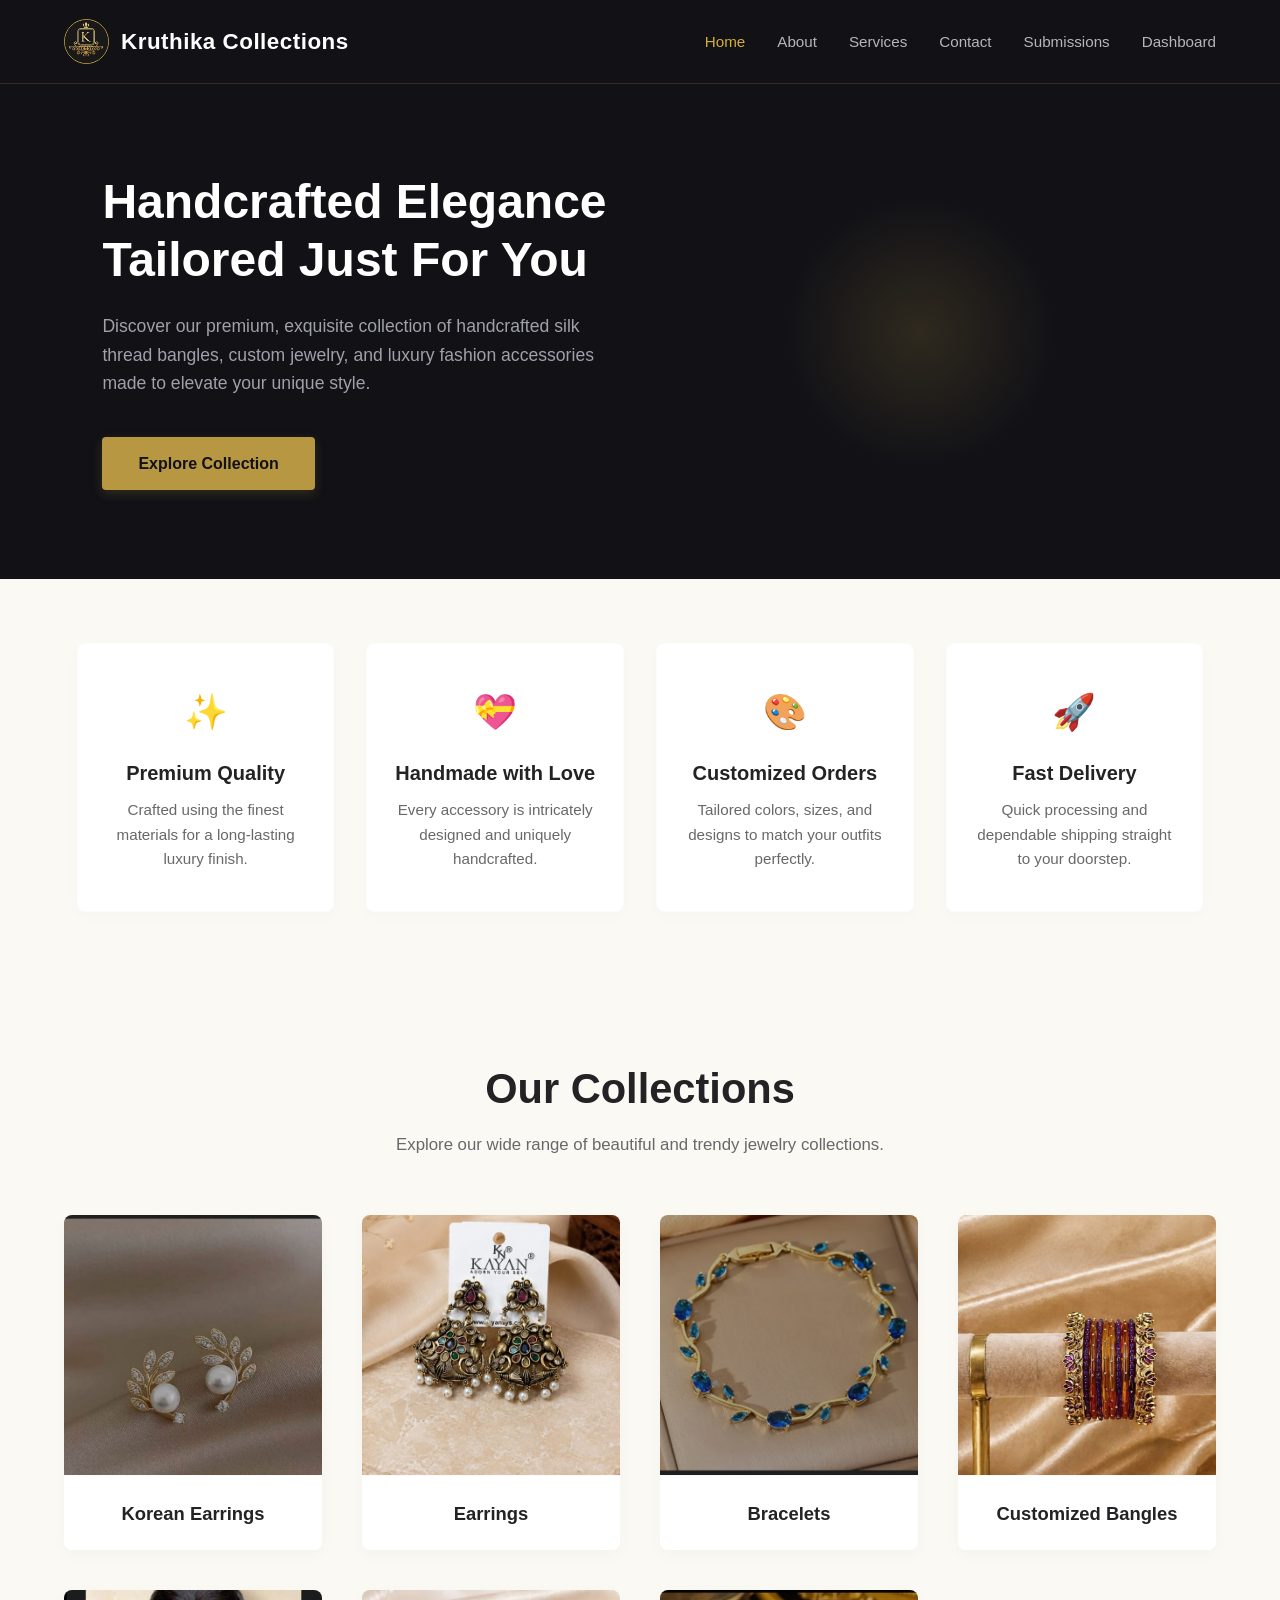
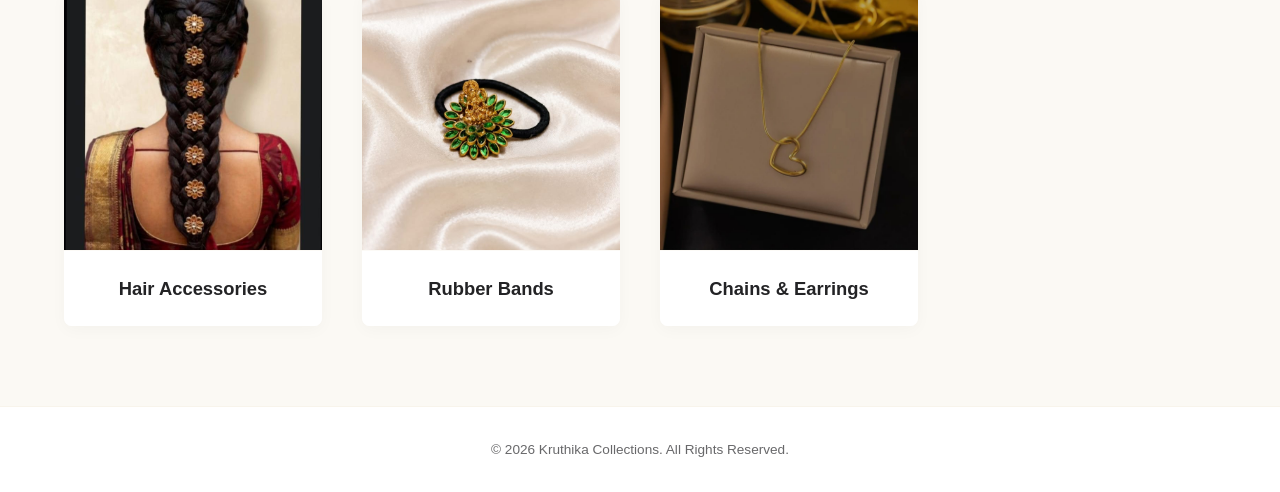
<file: index.html>
<!DOCTYPE html>
<html lang="en">
<head>
    <meta charset="UTF-8">
    <meta name="viewport" content="width=device-width, initial-scale=1.0">
    <title>Kruthika Collections | Home</title>
    <link rel="stylesheet" href="styles.css">
</head>
<body>

    <header>
        <div class="navbar-container">
            <div class="logo-area">
                <img src="logo.jpeg" alt="Kruthika Collections Logo" class="logo-img">
                <span class="brand-name">Kruthika Collections</span>
            </div>
            <nav>
                <ul class="nav-links">
                    <li><a href="index.html" class="active">Home</a></li>
                    <li><a href="about.html">About</a></li>
                    <li class="dropdown">
                        <a href="#" class="dropbtn">Services</a>
                        <div class="dropdown-content">
                            <a href="#">Korean Earrings</a>
                            <a href="#">Earrings</a>
                            <a href="#">Bracelets</a>
                            <a href="#">Customized Bangles</a>
                            <a href="#">Hair Accessories</a>
                            <a href="#">Rubber Bands</a>
                            <a href="#">Chains & Earrings</a>
                        </div>
                    </li>
                    <li><a href="contact.html">Contact</a></li>
                    <li><a href="submissions.html">Submissions</a></li>
                    <li><a href="dashboard.html">Dashboard</a></li>
                </ul>
            </nav>
        </div>
    </header>

    <section class="hero">
        <div class="hero-content">
            <h1>Handcrafted Elegance Tailored Just For You</h1>
            <p>Discover our premium, exquisite collection of handcrafted silk thread bangles, custom jewelry, and luxury fashion accessories made to elevate your unique style.</p>
            <a href="contact.html" class="cta-btn">Explore Collection</a>
        </div>
        <div class="hero-graphic">
            <div class="ambient-glow"></div>
        </div>
    </section>

    <section class="features">
        <div class="feature-card">
            <div class="feature-icon">✨</div>
            <h3>Premium Quality</h3>
            <p>Crafted using the finest materials for a long-lasting luxury finish.</p>
        </div>
        <div class="feature-card">
            <div class="feature-icon">💝</div>
            <h3>Handmade with Love</h3>
            <p>Every accessory is intricately designed and uniquely handcrafted.</p>
        </div>
        <div class="feature-card">
            <div class="feature-icon">🎨</div>
            <h3>Customized Orders</h3>
            <p>Tailored colors, sizes, and designs to match your outfits perfectly.</p>
        </div>
        <div class="feature-card">
            <div class="feature-icon">🚀</div>
            <h3>Fast Delivery</h3>
            <p>Quick processing and dependable shipping straight to your doorstep.</p>
        </div>
    </section>

    <section class="collections-section">
        <div class="section-title">
            <h2>Our Collections</h2>
            <p>Explore our wide range of beautiful and trendy jewelry collections.</p>
        </div>
        
        <div class="products-grid">
            <div class="product-card">
                <div class="product-img-wrapper">
                    <img src="korean-earrings.jpeg" alt="Korean Earrings">
                </div>
                <div class="product-info">
                    <h3>Korean Earrings</h3>
                </div>
            </div>

            <div class="product-card">
                <div class="product-img-wrapper">
                    <img src="earrings.jpeg" alt="Earrings">
                </div>
                <div class="product-info">
                    <h3>Earrings</h3>
                </div>
            </div>

            <div class="product-card">
                <div class="product-img-wrapper">
                    <img src="bracelets.jpeg" alt="Bracelets">
                </div>
                <div class="product-info">
                    <h3>Bracelets</h3>
                </div>
            </div>

            <div class="product-card">
                <div class="product-img-wrapper">
                    <img src="bangles.jpeg" alt="Customized Bangles">
                </div>
                <div class="product-info">
                    <h3>Customized Bangles</h3>
                </div>
            </div>

            <div class="product-card">
                <div class="product-img-wrapper">
                    <img src="hair-accessories.jpeg" alt="Hair Accessories">
                </div>
                <div class="product-info">
                    <h3>Hair Accessories</h3>
                </div>
            </div>

            <div class="product-card">
                <div class="product-img-wrapper">
                    <img src="rubber-bands.jpeg" alt="Rubber Bands">
                </div>
                <div class="product-info">
                    <h3>Rubber Bands</h3>
                </div>
            </div>

            <div class="product-card">
                <div class="product-img-wrapper">
                    <img src="chains-earrings.jpeg" alt="Chains and Earrings">
                </div>
                <div class="product-info">
                    <h3>Chains & Earrings</h3>
                </div>
            </div>
        </div>
    </section>

    <footer>
        <div class="footer-bottom">
            <p>&copy; 2026 Kruthika Collections. All Rights Reserved.</p>
        </div>
    </footer>

</body>
</html>
</file>
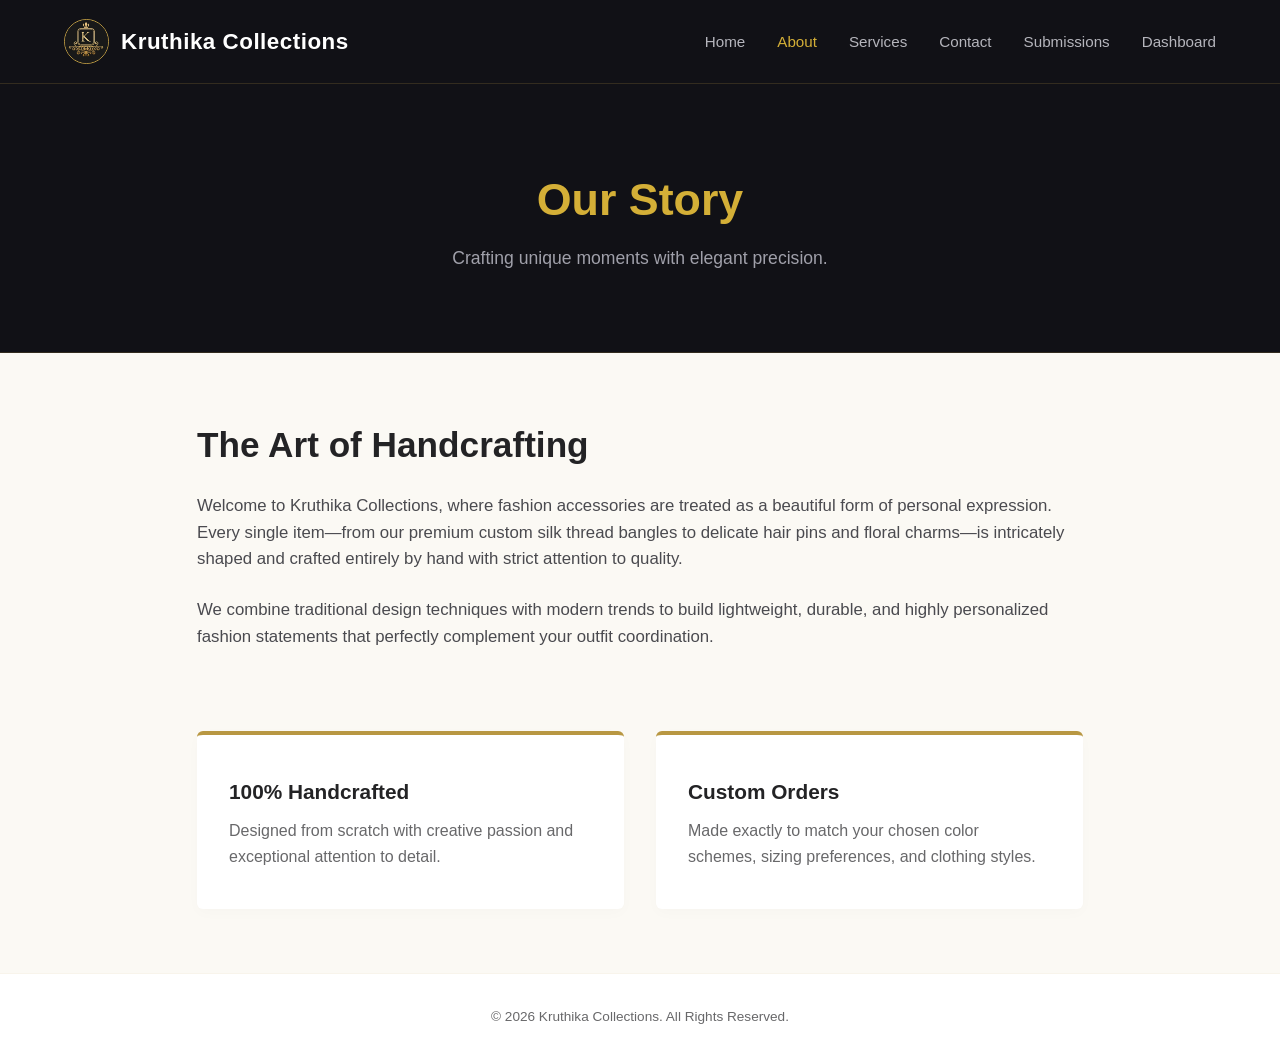
<file: about.html>
<!DOCTYPE html>
<html lang="en">
<head>
    <meta charset="UTF-8">
    <meta name="viewport" content="width=device-width, initial-scale=1.0">
    <title>About Us | Kruthika Collections</title>
    <link rel="stylesheet" href="styles.css">
</head>
<body>

    <header>
        <div class="navbar-container">
            <div class="logo-area">
                <img src="logo.jpeg" alt="Kruthika Collections Logo" class="logo-img">
                <span class="brand-name">Kruthika Collections</span>
            </div>
            <nav>
                <ul class="nav-links">
                    <li><a href="index.html">Home</a></li>
                    <li><a href="about.html" class="active">About</a></li>
                    <li class="dropdown">
                        <a href="#" class="dropbtn">Services</a>
                        <div class="dropdown-content">
                            <a href="#">Korean Earrings</a>
                            <a href="#">Earrings</a>
                            <a href="#">Bracelets</a>
                            <a href="#">Customized Bangles</a>
                            <a href="#">Hair Accessories</a>
                            <a href="#">Rubber Bands</a>
                            <a href="#">Chains & Earrings</a>
                        </div>
                    </li>
                    <li><a href="contact.html">Contact</a></li>
                    <li><a href="submissions.html">Submissions</a></li>
                    <li><a href="dashboard.html">Dashboard</a></li>
                </ul>
            </nav>
        </div>
    </header>

    <section class="about-container">
        <div class="about-hero">
            <h1>Our Story</h1>
            <p>Crafting unique moments with elegant precision.</p>
        </div>
        <div class="about-content">
            <div class="about-text">
                <h2>The Art of Handcrafting</h2>
                <p>Welcome to Kruthika Collections, where fashion accessories are treated as a beautiful form of personal expression. Every single item—from our premium custom silk thread bangles to delicate hair pins and floral charms—is intricately shaped and crafted entirely by hand with strict attention to quality.</p>
                <p>We combine traditional design techniques with modern trends to build lightweight, durable, and highly personalized fashion statements that perfectly complement your outfit coordination.</p>
            </div>
            <div class="about-features-grid">
                <div class="grid-item">
                    <h4>100% Handcrafted</h4>
                    <p>Designed from scratch with creative passion and exceptional attention to detail.</p>
                </div>
                <div class="grid-item">
                    <h4>Custom Orders</h4>
                    <p>Made exactly to match your chosen color schemes, sizing preferences, and clothing styles.</p>
                </div>
            </div>
        </div>
    </section>

    <footer>
        <div class="footer-bottom">
            <p>&copy; 2026 Kruthika Collections. All Rights Reserved.</p>
        </div>
    </footer>

</body>
</html>
</file>
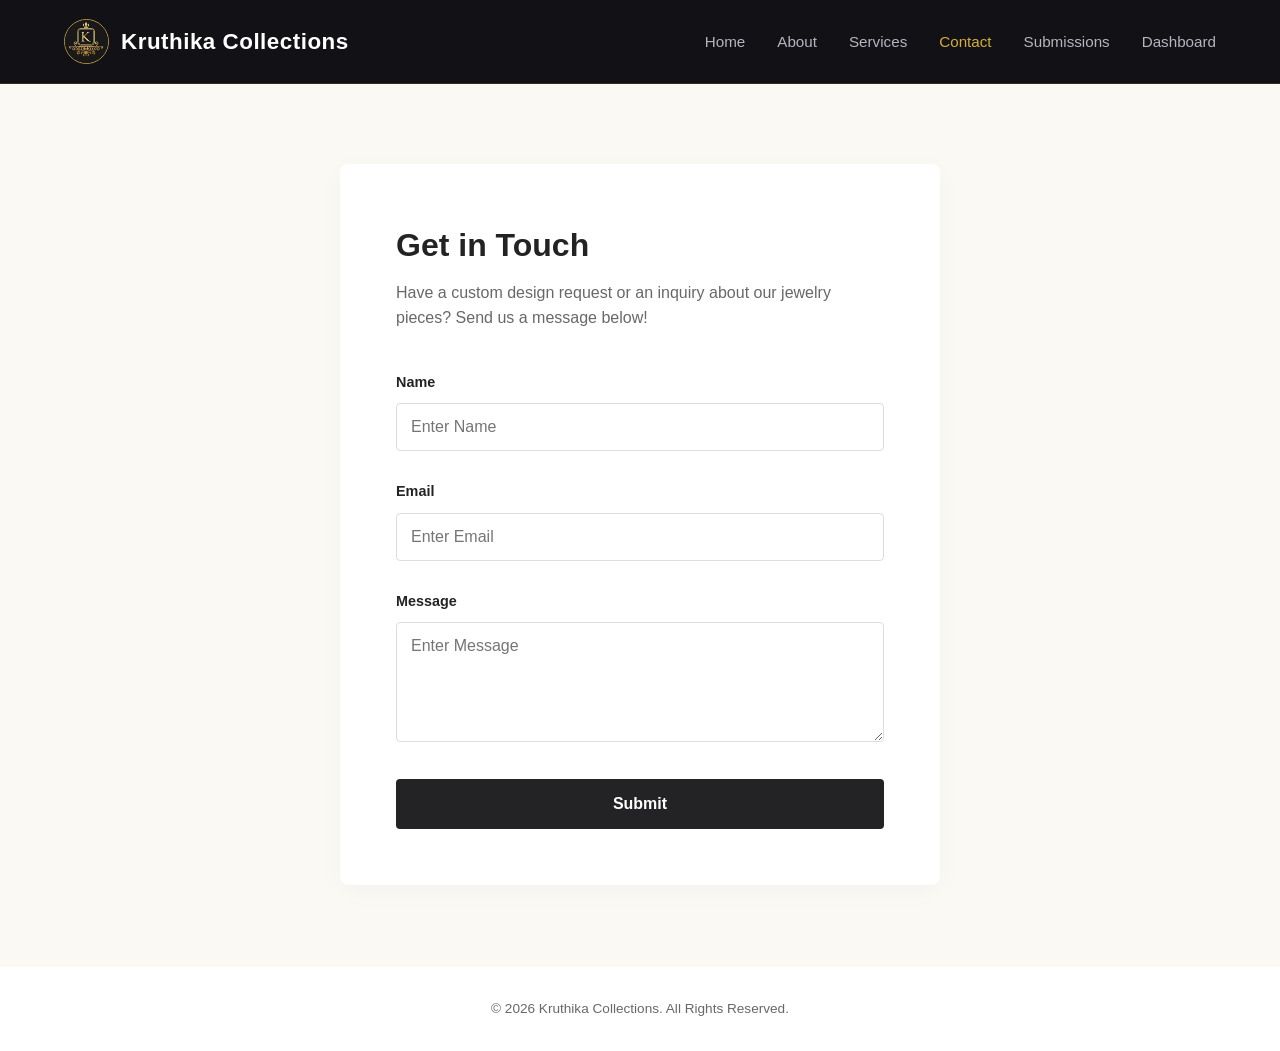
<file: contact.html>
<!DOCTYPE html>
<html lang="en">
<head>
    <meta charset="UTF-8">
    <meta name="viewport" content="width=device-width, initial-scale=1.0">
    <title>Contact Us | Kruthika Collections</title>
    <link rel="stylesheet" href="styles.css">
</head>
<body>

    <header>
        <div class="navbar-container">
            <div class="logo-area">
                <img src="logo.jpeg" alt="Kruthika Collections Logo" class="logo-img">
                <span class="brand-name">Kruthika Collections</span>
            </div>
            <nav>
                <ul class="nav-links">
                    <li><a href="index.html">Home</a></li>
                    <li><a href="about.html">About</a></li>
                    <li class="dropdown">
                        <a href="#" class="dropbtn">Services</a>
                        <div class="dropdown-content">
                            <a href="#">Korean Earrings</a>
                            <a href="#">Earrings</a>
                            <a href="#">Bracelets</a>
                            <a href="#">Customized Bangles</a>
                            <a href="#">Hair Accessories</a>
                            <a href="#">Rubber Bands</a>
                            <a href="#">Chains & Earrings</a>
                        </div>
                    </li>
                    <li><a href="contact.html" class="active">Contact</a></li>
                    <li><a href="submissions.html">Submissions</a></li>
                    <li><a href="dashboard.html">Dashboard</a></li>
                </ul>
            </nav>
        </div>
    </header>

    <section class="contact-section">
        <div class="form-card">
            <h2>Get in Touch</h2>
            <p>Have a custom design request or an inquiry about our jewelry pieces? Send us a message below!</p>
            
            <form id="contactForm">
                <div class="input-group">
                    <label for="name">Name</label>
                    <input type="text" id="name" placeholder="Enter Name">
                </div>
                
                <div class="input-group">
                    <label for="email">Email</label>
                    <input type="email" id="email" placeholder="Enter Email">
                </div>
                
                <div class="input-group">
                    <label for="message">Message</label>
                    <textarea id="message" rows="5" placeholder="Enter Message"></textarea>
                </div>
                
                <button type="submit" class="submit-btn">Submit</button>
            </form>
        </div>
    </section>

    <footer>
        <div class="footer-bottom">
            <p>&copy; 2026 Kruthika Collections. All Rights Reserved.</p>
        </div>
    </footer>

    <script src="script.js"></script>
</body>
</html>
</file>
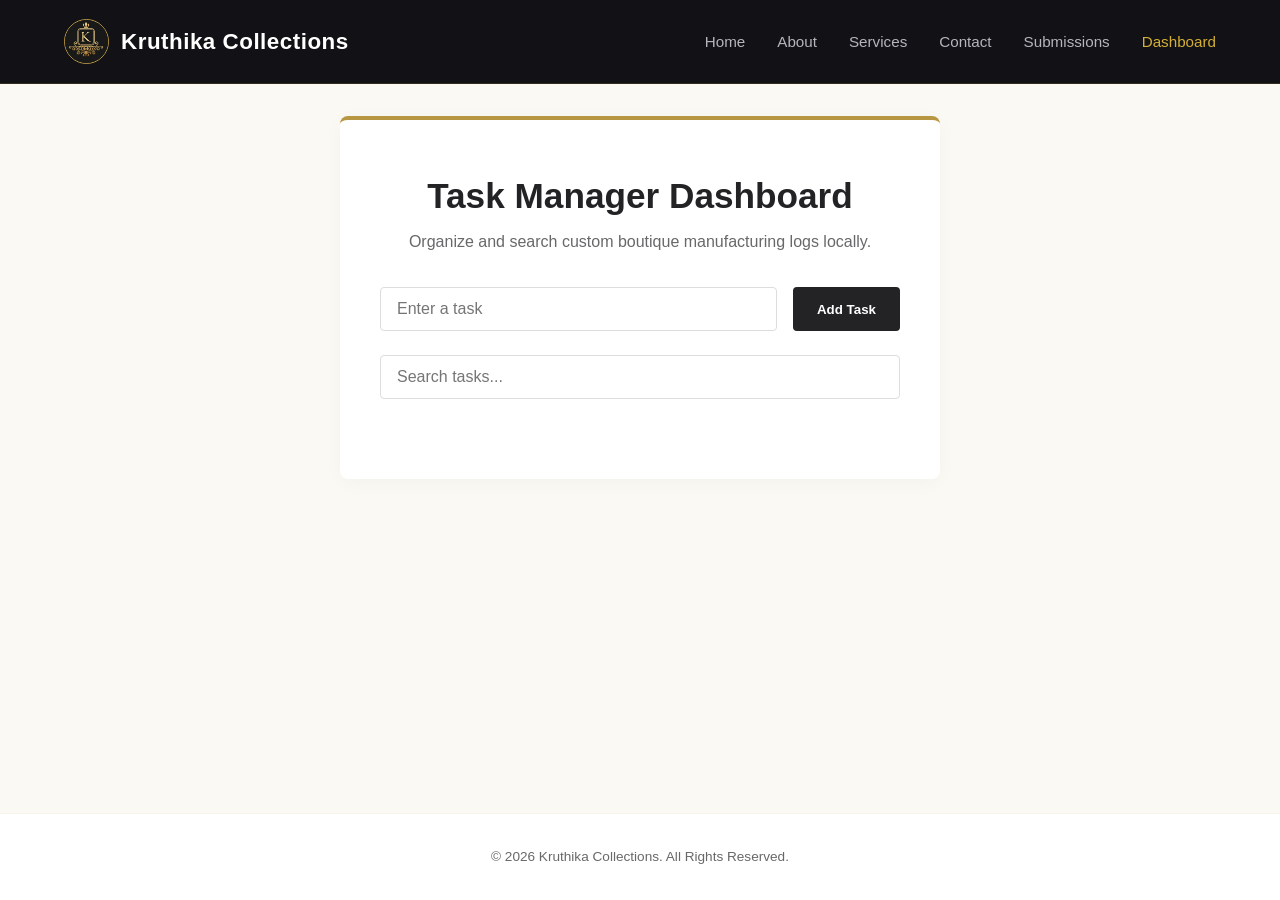
<file: dashboard.html>
<!DOCTYPE html>
<html lang="en">
<head>
    <meta charset="UTF-8">
    <meta name="viewport" content="width=device-width, initial-scale=1.0">
    <title>Dashboard | Kruthika Collections</title>
    <link rel="stylesheet" href="styles.css">
</head>
<body>

    <header>
        <div class="navbar-container">
            <div class="logo-area">
                <img src="logo.jpeg" alt="Kruthika Collections Logo" class="logo-img">
                <span class="brand-name">Kruthika Collections</span>
            </div>
            <nav>
                <ul class="nav-links">
                    <li><a href="index.html">Home</a></li>
                    <li><a href="about.html">About</a></li>
                    <li class="dropdown">
                        <a href="#" class="dropbtn">Services</a>
                        <div class="dropdown-content">
                            <a href="#">Korean Earrings</a>
                            <a href="#">Earrings</a>
                            <a href="#">Bracelets</a>
                            <a href="#">Customized Bangles</a>
                            <a href="#">Hair Accessories</a>
                            <a href="#">Rubber Bands</a>
                            <a href="#">Chains & Earrings</a>
                        </div>
                    </li>
                    <li><a href="contact.html">Contact</a></li>
                    <li><a href="submissions.html">Submissions</a></li>
                    <li><a href="dashboard.html" class="active">Dashboard</a></li>
                </ul>
            </nav>
        </div>
    </header>

    <section class="dashboard-section">
        <div class="container manager-box">
            <h2>Task Manager Dashboard</h2>
            <p class="subtitle">Organize and search custom boutique manufacturing logs locally.</p>
            
            <div class="task-inputs-row">
                <input type="text" id="taskInput" placeholder="Enter a task">
                <button onclick="addTask()" class="add-task-btn">Add Task</button>
            </div>
            
            <div class="search-filter-row">
                <input type="text" id="searchBox" placeholder="Search tasks..." onkeyup="searchTasks()">
            </div>

            <ul id="taskList"></ul>
        </div>
    </section>

    <footer>
        <div class="footer-bottom">
            <p>&copy; 2026 Kruthika Collections. All Rights Reserved.</p>
        </div>
    </footer>

    <script src="dashboard.js"></script>
</body>
</html>
</file>
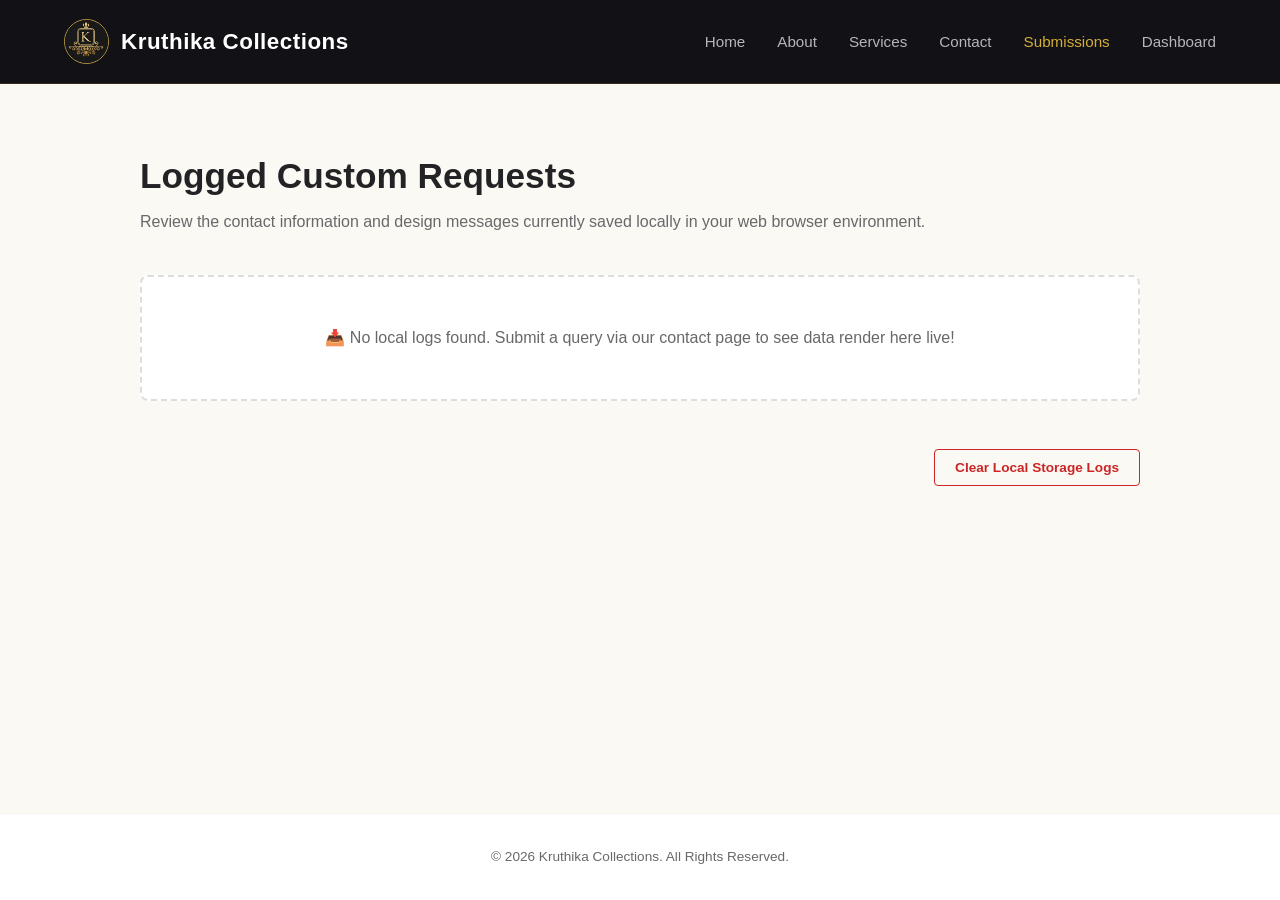
<file: submissions.html>
<!DOCTYPE html>
<html lang="en">
<head>
    <meta charset="UTF-8">
    <meta name="viewport" content="width=device-width, initial-scale=1.0">
    <title>Submissions Log | Kruthika Collections</title>
    <link rel="stylesheet" href="styles.css">
</head>
<body>

    <header>
        <div class="navbar-container">
            <div class="logo-area">
                <img src="logo.jpeg" alt="Kruthika Collections Logo" class="logo-img">
                <span class="brand-name">Kruthika Collections</span>
            </div>
            <nav>
                <ul class="nav-links">
                    <li><a href="index.html">Home</a></li>
                    <li><a href="about.html">About</a></li>
                    <li class="dropdown">
                        <a href="#" class="dropbtn">Services</a>
                        <div class="dropdown-content">
                            <a href="#">Korean Earrings</a>
                            <a href="#">Earrings</a>
                            <a href="#">Bracelets</a>
                            <a href="#">Customized Bangles</a>
                            <a href="#">Hair Accessories</a>
                            <a href="#">Rubber Bands</a>
                            <a href="#">Chains & Earrings</a>
                        </div>
                    </li>
                    <li><a href="contact.html">Contact</a></li>
                    <li><a href="submissions.html" class="active">Submissions</a></li>
                    <li><a href="dashboard.html">Dashboard</a></li>
                </ul>
            </nav>
        </div>
    </header>

    <section class="submissions-section">
        <div class="submissions-container">
            <h2>Logged Custom Requests</h2>
            <p class="subtitle">Review the contact information and design messages currently saved locally in your web browser environment.</p>
            
            <div id="submissionsGrid" class="submissions-grid"></div>
            
            <div class="actions-row">
                <button id="clearDataBtn" class="clear-btn">Clear Local Storage Logs</button>
            </div>
        </div>
    </section>

    <footer>
        <div class="footer-bottom">
            <p>&copy; 2026 Kruthika Collections. All Rights Reserved.</p>
        </div>
    </footer>

    <script>
        document.addEventListener("DOMContentLoaded", function() {
            const gridContainer = document.getElementById('submissionsGrid');
            const clearBtn = document.getElementById('clearDataBtn');

            function displayEntries() {
                let submissions = JSON.parse(localStorage.getItem("contacts")) || [];
                gridContainer.innerHTML = ""; 

                if (submissions.length === 0) {
                    gridContainer.innerHTML = `
                        <div class="no-data-card">
                            📥 No local logs found. Submit a query via our contact page to see data render here live!
                        </div>`;
                    return;
                }

                submissions.slice().reverse().forEach(s => {
                    const card = document.createElement('div');
                    card.className = 'submission-card';
                    card.innerHTML = `
                        <div class="card-header">
                            <h4>${s.name}</h4>
                        </div>
                        <p class="user-mail"><strong>Email:</strong> ${s.email}</p>
                        <p class="user-msg"><strong>Message:</strong> "${s.message}"</p>
                    `;
                    gridContainer.appendChild(card);
                });
            }

            clearBtn.addEventListener('click', function() {
                if (confirm("Are you sure you want to completely erase all locally stored data items on this machine?")) {
                    localStorage.removeItem("contacts");
                    displayEntries();
                }
            });

            displayEntries();
        });
    </script>
</body>
</html>
</file>
<file: styles.css>
/* ==========================================================================
   1. GLOBAL VARIABLES & BRAND THEME (Premium Black, Cream & Gold)
   ========================================================================== */
:root {
    --bg-dark-hero: #111116;      /* Rich premium jet-black for header & hero */
    --bg-cream-main: #fbf9f4;    /* Beautiful soft ivory cream for body content */
    --bg-card-white: #ffffff;    /* Pure white for containers and cards */
    --gold-accent: #b89742;      /* Elegant deep boutique gold */
    --gold-hover: #d4af37;       /* Vibrant gold for hover highlights */
    --text-dark: #232325;        /* Deep charcoal for general text */
    --text-muted: #68686a;       /* Soft grey for descriptive subtitles */
    --font-stack: -apple-system, BlinkMacSystemFont, "Segoe UI", Roboto, sans-serif;
}

* {
    margin: 0;
    padding: 0;
    box-sizing: border-box;
}

body {
    font-family: var(--font-stack);
    background-color: var(--bg-cream-main);
    color: var(--text-dark);
    line-height: 1.6;
    display: flex;
    flex-direction: column;
    min-height: 100vh;
}

/* ==========================================================================
   2. PREMIUM DARK HEADER & NAVIGATION BAR
   ========================================================================== */
header {
    background-color: var(--bg-dark-hero);
    padding: 1.2rem 5%;
    position: sticky;
    top: 0;
    z-index: 1000;
    border-bottom: 1px solid rgba(184, 151, 66, 0.2);
}

.navbar-container {
    display: flex;
    justify-content: space-between;
    align-items: center;
}

.logo-area {
    display: flex;
    align-items: center;
    gap: 12px;
}

.logo-img {
    width: 45px;
    height: 45px;
    border-radius: 50%;
    object-fit: cover;
    border: 1.5px solid var(--gold-accent);
}

.brand-name {
    color: #ffffff;
    font-weight: 700;
    font-size: 1.4rem;
    letter-spacing: 0.5px;
}

.nav-links {
    display: flex;
    list-style: none;
    align-items: center;
    gap: 2rem;
}

.nav-links a {
    color: #b5b5bc;
    text-decoration: none;
    font-size: 0.95rem;
    font-weight: 500;
    transition: color 0.3s ease;
}

.nav-links a:hover, .nav-links a.active {
    color: var(--gold-hover);
}

/* Services Dropdown Functionality */
.dropdown {
    position: relative;
}

.dropdown-content {
    display: none;
    position: absolute;
    background-color: #1c1c24;
    min-width: 220px;
    box-shadow: 0px 8px 24px rgba(0, 0, 0, 0.3);
    top: 100%;
    left: 0;
    border-radius: 6px;
    padding: 0.5rem 0;
    border: 1px solid rgba(184, 151, 66, 0.2);
}

.dropdown-content a {
    color: #b5b5bc;
    padding: 12px 20px;
    display: block;
    font-size: 0.9rem;
}

.dropdown-content a:hover {
    background-color: rgba(184, 151, 66, 0.1);
    color: var(--gold-hover);
}

.dropdown:hover .dropdown-content {
    display: block;
}

/* ==========================================================================
   3. RESTORED: JET-BLACK HERO SECTOR (With White Text Contrast)
   ========================================================================== */
.hero {
    background-color: var(--bg-dark-hero);
    color: #ffffff;
    min-height: 55vh;
    display: flex;
    align-items: center;
    padding: 4rem 8%;
    gap: 4%;
}

.hero-content {
    flex: 1;
}

.hero-content h1 {
    font-size: 3rem;
    line-height: 1.2;
    margin-bottom: 1.5rem;
    font-weight: 800;
    color: #ffffff; /* Explicit white text */
}

.hero-content p {
    color: #a0a0aa; /* Muted contrast text over black */
    margin-bottom: 2.5rem;
    font-size: 1.1rem;
    max-width: 550px;
}

/* Polished filled gold action button */
.cta-btn {
    display: inline-block;
    padding: 14px 36px;
    background-color: var(--gold-accent);
    color: #111116;
    text-decoration: none;
    font-weight: 600;
    border-radius: 4px;
    box-shadow: 0 4px 12px rgba(184, 151, 66, 0.2);
    transition: transform 0.3s, background-color 0.3s, box-shadow 0.3s;
}

.cta-btn:hover {
    transform: translateY(-2px);
    background-color: var(--gold-hover);
    box-shadow: 0 6px 16px rgba(184, 151, 66, 0.4);
}

.hero-graphic {
    flex: 1;
    display: flex;
    justify-content: center;
}

.ambient-glow {
    width: 280px;
    height: 280px;
    background: radial-gradient(circle, rgba(184, 151, 66, 0.18) 0%, transparent 70%);
    border-radius: 50%;
}

/* ==========================================================================
   4. FEATURES ACCENT ROW (Flexbox Layout)
   ========================================================================== */
.features {
    display: flex;
    justify-content: space-around;
    flex-wrap: wrap;
    gap: 2rem;
    padding: 4rem 6%;
    background-color: var(--bg-cream-main);
}

.feature-card {
    flex: 1;
    min-width: 240px;
    text-align: center;
    padding: 2.5rem 1.5rem;
    background: var(--bg-card-white);
    border-radius: 8px;
    box-shadow: 0 4px 16px rgba(0, 0, 0, 0.02);
    transition: transform 0.3s;
    border: 1px solid rgba(0, 0, 0, 0.01);
}

.feature-card:hover {
    transform: translateY(-4px);
}

.feature-icon {
    font-size: 2.2rem;
    margin-bottom: 1rem;
}

.feature-card h3 {
    margin-bottom: 0.6rem;
    font-size: 1.25rem;
    color: var(--text-dark);
}

.feature-card p {
    color: var(--text-muted);
    font-size: 0.95rem;
}

/* ==========================================================================
   5. PRODUCT GRID
   ========================================================================== */
.collections-section {
    padding: 5rem 5%;
    background-color: var(--bg-cream-main);
    text-align: center;
}

.section-title h2 {
    font-size: 2.6rem;
    color: var(--text-dark);
    margin-bottom: 0.6rem;
    font-weight: 700;
}

.section-title p {
    color: var(--text-muted);
    margin-bottom: 3.5rem;
    font-size: 1.05rem;
}

.products-grid {
    display: grid;
    grid-template-columns: repeat(auto-fit, minmax(240px, 1fr));
    gap: 2.5rem;
    max-width: 1200px;
    margin: 0 auto;
}

.product-card {
    background: var(--bg-card-white);
    border-radius: 8px;
    overflow: hidden;
    box-shadow: 0 4px 16px rgba(0, 0, 0, 0.03);
    transition: transform 0.3s ease, box-shadow 0.3s ease;
}

.product-card:hover {
    transform: translateY(-5px);
    box-shadow: 0 8px 24px rgba(0, 0, 0, 0.06);
}

.product-img-wrapper {
    width: 100%;
    height: 260px;
    overflow: hidden;
    background-color: #f5f5f5;
}

.product-img-wrapper img {
    width: 100%;
    height: 100%;
    object-fit: cover;
    transition: transform 0.5s ease;
}

.product-card:hover .product-img-wrapper img {
    transform: scale(1.04);
}

.product-info {
    padding: 1.4rem;
    background: var(--bg-card-white);
    border-top: 1px solid #fcfaf6;
    text-align: center;
}

.product-info h3 {
    font-size: 1.15rem;
    color: var(--text-dark);
    font-weight: 600;
}

/* ==========================================================================
   6. ABOUT US STORIES WORKSPACE
   ========================================================================== */
.about-hero {
    background-color: var(--bg-dark-hero);
    color: #ffffff;
    text-align: center;
    padding: 5rem 2rem;
    border-bottom: 1px solid rgba(184, 151, 66, 0.2);
}

.about-hero h1 {
    font-size: 2.8rem;
    color: var(--gold-hover);
    margin-bottom: 0.5rem;
}

.about-hero p {
    color: #a0a0aa;
    font-size: 1.1rem;
}

.about-content {
    max-width: 950px;
    margin: 4rem auto;
    padding: 0 2rem;
    display: flex;
    flex-direction: column;
    gap: 3.5rem;
}

.about-text h2 {
    margin-bottom: 1.2rem;
    font-size: 2.2rem;
    color: var(--text-dark);
}

.about-text p {
    margin-bottom: 1.5rem;
    color: #4a4a4f;
    font-size: 1.05rem;
}

.about-features-grid {
    display: grid;
    grid-template-columns: repeat(auto-fit, minmax(280px, 1fr));
    gap: 2rem;
}

.grid-item {
    background: var(--bg-card-white);
    padding: 2.5rem 2rem;
    border-radius: 6px;
    border-top: 4px solid var(--gold-accent);
    box-shadow: 0 4px 14px rgba(0, 0, 0, 0.02);
}

.grid-item h4 {
    margin-bottom: 0.6rem;
    font-size: 1.3rem;
}

.grid-item p {
    color: var(--text-muted);
}

/* ==========================================================================
   7. CONTACT INQUIRY MANAGEMENT CARDS
   ========================================================================== */
.contact-section {
    padding: 5rem 2rem;
    display: flex;
    justify-content: center;
    align-items: center;
    background-color: var(--bg-cream-main);
    min-height: 70vh;
}

.form-card {
    background: var(--bg-card-white);
    padding: 3.5rem;
    border-radius: 8px;
    width: 100%;
    max-width: 600px;
    box-shadow: 0 6px 24px rgba(0, 0, 0, 0.03);
}

.form-card h2 {
    margin-bottom: 0.5rem;
    font-size: 2rem;
    color: var(--text-dark);
}

.form-card p {
    color: var(--text-muted);
    margin-bottom: 2.5rem;
}

.input-group {
    margin-bottom: 1.8rem;
}

.input-group label {
    display: block;
    margin-bottom: 0.6rem;
    font-weight: 600;
    font-size: 0.9rem;
    color: var(--text-dark);
}

.input-group input, .input-group textarea {
    width: 100%;
    padding: 14px;
    border: 1px solid #ddd;
    border-radius: 4px;
    font-family: inherit;
    font-size: 1rem;
    outline: none;
    transition: border-color 0.3s;
}

.input-group input:focus, .input-group textarea:focus {
    border-color: var(--gold-accent);
}

.submit-btn {
    width: 100%;
    padding: 16px;
    background-color: var(--text-dark);
    color: var(--bg-card-white);
    border: none;
    font-size: 1rem;
    font-weight: 600;
    cursor: pointer;
    border-radius: 4px;
    transition: background-color 0.3s;
}

.submit-btn:hover {
    background-color: var(--gold-accent);
}

/* ==========================================================================
   8. SUBMISSIONS STORAGE LOGS (Task-3 Visuals Grid)
   ========================================================================== */
.submissions-section {
    padding: 4rem 5%;
    background-color: var(--bg-cream-main);
    flex: 1;
}

.submissions-container {
    max-width: 1000px;
    margin: 0 auto;
}

.submissions-container h2 {
    font-size: 2.2rem;
    color: var(--text-dark);
    margin-bottom: 0.3rem;
}

.subtitle {
    color: var(--text-muted);
    margin-bottom: 2.5rem;
}

.submissions-grid {
    display: grid;
    grid-template-columns: repeat(auto-fit, minmax(300px, 1fr));
    gap: 1.5rem;
    margin-bottom: 2rem;
}

.submission-card {
    background: var(--bg-card-white);
    padding: 1.5rem;
    border-radius: 8px;
    border-left: 4px solid var(--gold-accent);
    box-shadow: 0 4px 12px rgba(0, 0, 0, 0.02);
}

.card-header h4 {
    font-size: 1.15rem;
    color: var(--text-dark);
    margin-bottom: 0.5rem;
}

.user-mail {
    font-size: 0.9rem;
    color: var(--text-muted);
    margin-bottom: 0.5rem;
}

.user-msg {
    font-size: 0.95rem;
    color: var(--text-dark);
    background-color: #fdfcf9;
    padding: 8px 12px;
    border-radius: 4px;
    border: 1px dashed #e8e5e0;
}

.no-data-card {
    grid-column: 1 / -1;
    text-align: center;
    padding: 3rem;
    background: var(--bg-card-white);
    border: 2px dashed #ddd;
    border-radius: 8px;
    color: var(--text-muted);
}

.actions-row {
    margin-top: 3rem;
    display: flex;
    justify-content: flex-end;
}

.clear-btn {
    padding: 10px 20px;
    background-color: transparent;
    color: #cc2525;
    border: 1px solid #cc2525;
    cursor: pointer;
    font-weight: 600;
    font-size: 0.85rem;
    border-radius: 4px;
    transition: all 0.2s;
}

.clear-btn:hover {
    background-color: #cc2525;
    color: white;
}

/* ==========================================================================
   9. TASK MANAGER INTERFACE OPERATIONS CONTAINER (Task-4 Integration)
   ========================================================================== */
.manager-box {
    background: var(--bg-card-white);
    padding: 3rem 2.5rem;
    border-radius: 8px;
    box-shadow: 0 4px 20px rgba(0, 0, 0, 0.03);
    border-top: 4px solid var(--gold-accent);
    margin-top: 2rem !important;
    margin-bottom: 2rem !important;
    max-width: 600px;
    margin: 0 auto;
}

.manager-box h2 {
    font-size: 2.2rem;
    color: var(--text-dark);
    margin-bottom: 0.3rem;
    text-align: center;
}

.manager-box .subtitle {
    text-align: center;
    margin-bottom: 2rem;
}

.task-inputs-row, .search-filter-row {
    display: flex;
    gap: 1rem;
    margin-top: 1.5rem;
    margin-bottom: 1rem;
}

.task-inputs-row input, .search-filter-row input {
    flex: 1;
    padding: 12px 16px;
    border: 1px solid #ddd;
    border-radius: 4px;
    font-size: 1rem;
    outline: none;
    transition: border-color 0.3s;
}

.task-inputs-row input:focus, .search-filter-row input:focus {
    border-color: var(--gold-accent);
}

.add-task-btn {
    padding: 12px 24px;
    background-color: var(--text-dark);
    color: var(--bg-card-white);
    border: none;
    font-weight: 600;
    cursor: pointer;
    border-radius: 4px;
    transition: background-color 0.2s;
}

.add-task-btn:hover {
    background-color: var(--gold-accent);
}

/* Task Record Dynamic Items */
#taskList {
    list-style: none;
    margin-top: 2rem;
    padding: 0;
}

#taskList li {
    display: flex;
    justify-content: space-between;
    align-items: center;
    padding: 12px 16px;
    background-color: #fffdf9;
    border: 1px solid #f2eedb;
    border-radius: 6px;
    margin-bottom: 0.8rem;
    transition: transform 0.2s;
}

#taskList li:hover {
    transform: translateX(2px);
}

.task-item-left {
    display: flex;
    align-items: center;
    gap: 12px;
    flex: 1;
}

.task-item-left input[type="checkbox"] {
    width: 18px;
    height: 18px;
    cursor: pointer;
    accent-color: var(--gold-accent);
}

.task-text-display {
    font-size: 1.05rem;
    color: var(--text-dark);
    word-break: break-word;
}

/* Control Utilities Operations Buttons */
.task-item-actions {
    display: flex;
    gap: 0.5rem;
}

.task-item-actions button {
    padding: 6px 14px;
    font-size: 0.85rem;
    font-weight: 600;
    cursor: pointer;
    border-radius: 4px;
    transition: all 0.2s;
}

.edit-btn {
    background-color: transparent;
    color: #4a6fa5;
    border: 1px solid #4a6fa5 !important;
}

.edit-btn:hover {
    background-color: #4a6fa5;
    color: white;
}

.delete-btn {
    background-color: transparent;
    color: #cc2525;
    border: 1px solid #cc2525 !important;
}

.delete-btn:hover {
    background-color: #cc2525;
    color: white;
}

/* Completion Interactivity States Modification Modifiers */
.completed-task-row {
    background-color: #f4faf5 !important;
    border-color: #d1ebd9 !important;
    opacity: 0.75;
}

.completed-task-row .task-text-display {
    text-decoration: line-through;
    color: #777;
}

/* ==========================================================================
   10. FOOTER LAYOUT
   ========================================================================== */
footer {
    background-color: var(--bg-card-white);
    padding: 2rem;
    margin-top: auto;
    border-top: 1px solid rgba(184, 151, 66, 0.1);
}

.footer-bottom {
    text-align: center;
    color: var(--text-muted);
    font-size: 0.85rem;
}

/* ==========================================================================
   11. MEDIA VIEWPORTS RESPONSIVE OVERRIDES
   ========================================================================== */
@media (max-width: 768px) {
    .navbar-container {
        flex-direction: column;
        gap: 1.2rem;
    }
    
    .nav-links {
        gap: 1.5rem;
    }
    
    .hero {
        flex-direction: column;
        text-align: center;
        padding: 4rem 1.5rem;
    }
    
    .hero-content h1 {
        font-size: 2.4rem;
    }
    
    .hero-graphic {
        display: none;
    }
    
    .form-card, .manager-box {
        padding: 2rem 1.5rem;
    }
    
    .products-grid {
        grid-template-columns: repeat(auto-fit, minmax(200px, 1fr));
        gap: 1.5rem;
    }
    
    #taskList li {
        flex-direction: column;
        align-items: flex-start;
        gap: 1rem;
    }
    
    .task-item-actions {
        width: 100%;
        justify-content: flex-end;
    }
}

```
</file>
